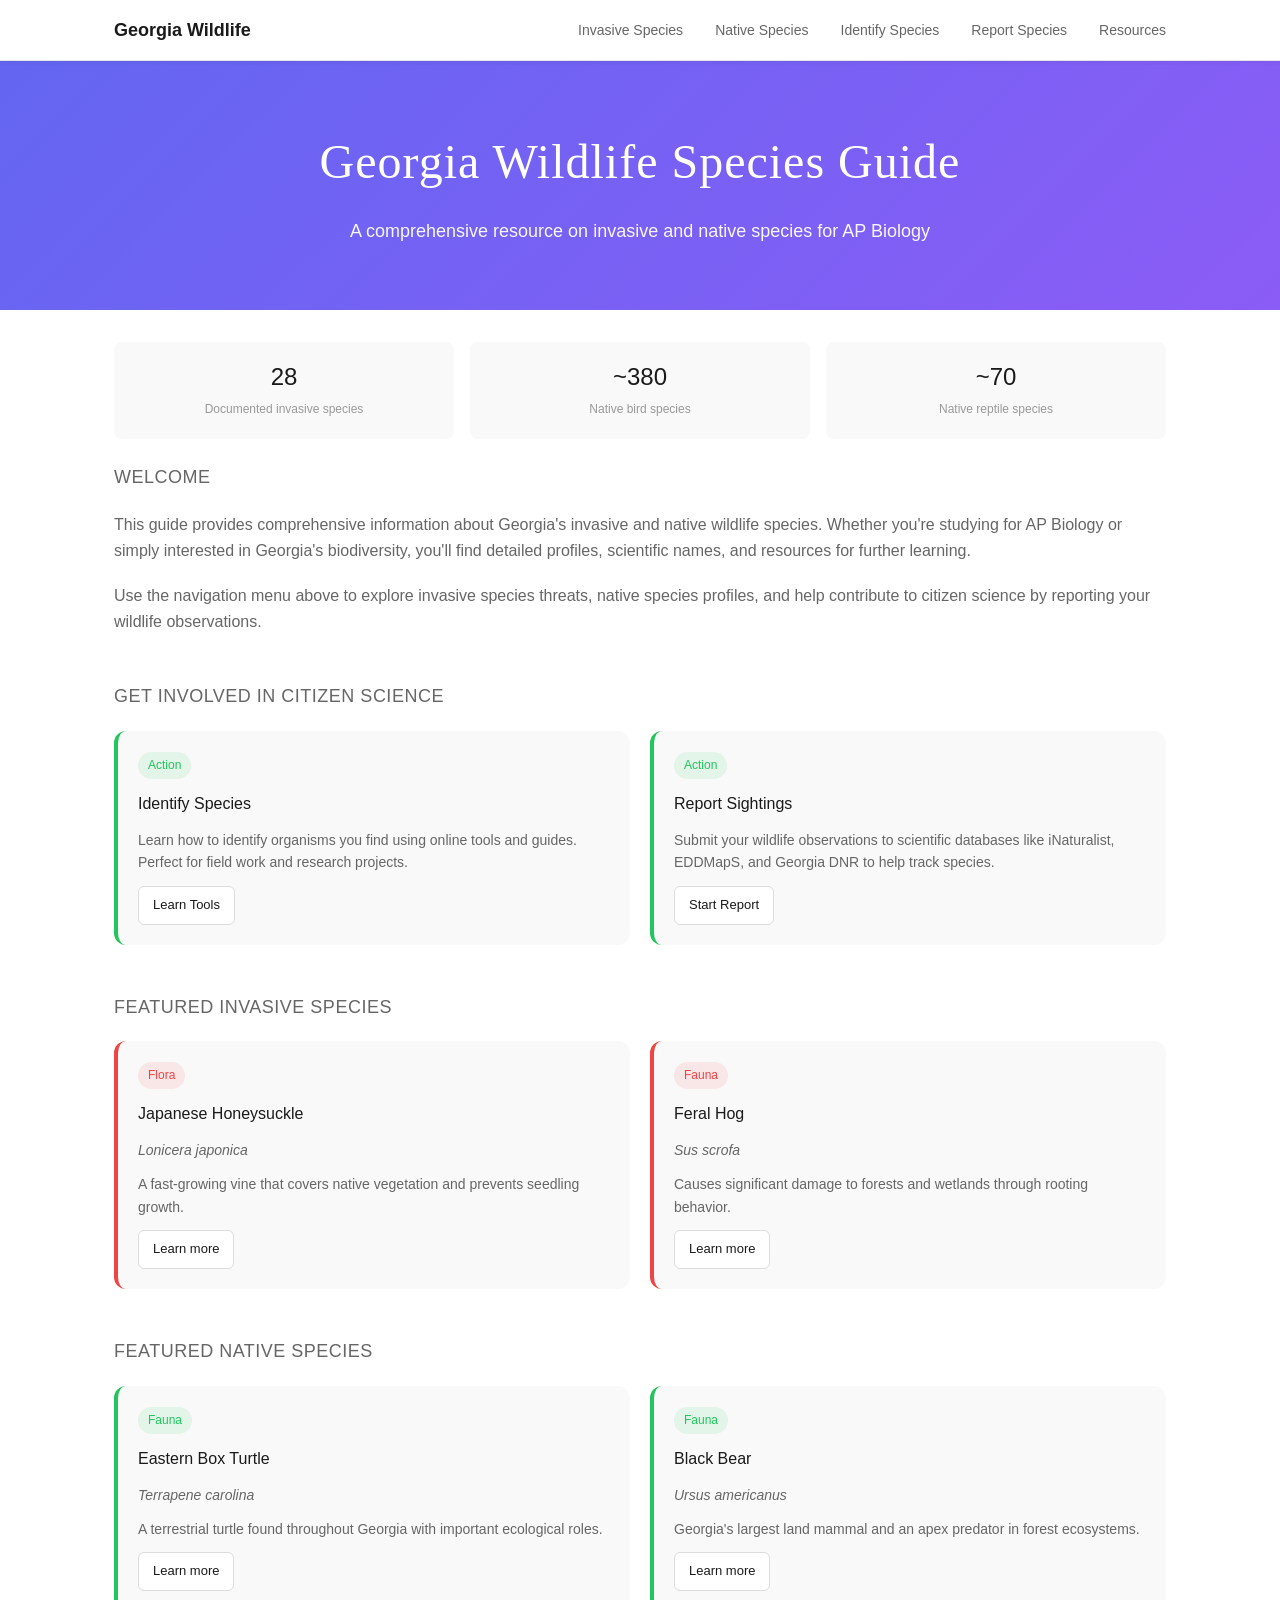
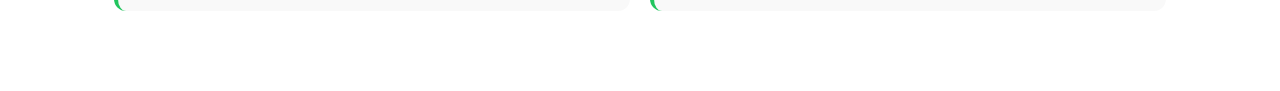
<file: index.html>
<!DOCTYPE html>
<html lang="en">
<head>
  <meta charset="UTF-8">
  <meta name="viewport" content="width=device-width, initial-scale=1.0">
  <title>Georgia Wildlife Species Guide</title>
  <link rel="stylesheet" href="styles.css">
</head>
<body>

<nav class="navbar">
  <div class="nav-container">
    <div class="nav-logo">
      <a href="index.html">Georgia Wildlife</a>
    </div>
    <ul class="nav-menu">
      <li><a href="invasive-species.html" class="nav-link">Invasive Species</a></li>
      <li><a href="native-species.html" class="nav-link">Native Species</a></li>
      <li><a href="identify-species.html" class="nav-link">Identify Species</a></li>
      <li><a href="report-species.html" class="nav-link">Report Species</a></li>
      <li><a href="resources.html" class="nav-link">Resources</a></li>
    </ul>
  </div>
</nav>

<div class="header">
  <h1>Georgia Wildlife Species Guide</h1>
  <p>A comprehensive resource on invasive and native species for AP Biology</p>
</div>

<div class="content">
  <div class="quick-stats">
    <div class="stat-box">
      <div class="stat-number">28</div>
      <div class="stat-label">Documented invasive species</div>
    </div>
    <div class="stat-box">
      <div class="stat-number">~380</div>
      <div class="stat-label">Native bird species</div>
    </div>
    <div class="stat-box">
      <div class="stat-number">~70</div>
      <div class="stat-label">Native reptile species</div>
    </div>
  </div>

  <div class="section">
    <h2>Welcome</h2>
    <p style="color: #666; margin-bottom: 20px;">
      This guide provides comprehensive information about Georgia's invasive and native wildlife species. 
      Whether you're studying for AP Biology or simply interested in Georgia's biodiversity, 
      you'll find detailed profiles, scientific names, and resources for further learning.
    </p>
    <p style="color: #666; margin-bottom: 20px;">
      Use the navigation menu above to explore invasive species threats, native species profiles, and help contribute to citizen science by reporting your wildlife observations.
    </p>
  </div>

  <div class="section">
    <h2>Get Involved in Citizen Science</h2>
    <div class="info-grid">
      <div class="info-card">
        <span class="badge">Action</span>
        <h3>Identify Species</h3>
        <p>Learn how to identify organisms you find using online tools and guides. Perfect for field work and research projects.</p>
        <div class="resource-links">
          <a class="resource-btn" href="identify-species.html">Learn Tools</a>
        </div>
      </div>

      <div class="info-card">
        <span class="badge">Action</span>
        <h3>Report Sightings</h3>
        <p>Submit your wildlife observations to scientific databases like iNaturalist, EDDMapS, and Georgia DNR to help track species.</p>
        <div class="resource-links">
          <a class="resource-btn" href="report-species.html">Start Report</a>
        </div>
      </div>
    </div>
  </div>

  <div class="section">
    <h2>Featured Invasive Species</h2>
    <div class="info-grid">
      <div class="info-card invasive">
        <span class="badge">Flora</span>
        <h3>Japanese Honeysuckle</h3>
        <p class="scientific">Lonicera japonica</p>
        <p>A fast-growing vine that covers native vegetation and prevents seedling growth.</p>
        <div class="resource-links">
          <a class="resource-btn" href="invasive-species.html">Learn more</a>
        </div>
      </div>

      <div class="info-card invasive">
        <span class="badge">Fauna</span>
        <h3>Feral Hog</h3>
        <p class="scientific">Sus scrofa</p>
        <p>Causes significant damage to forests and wetlands through rooting behavior.</p>
        <div class="resource-links">
          <a class="resource-btn" href="invasive-species.html">Learn more</a>
        </div>
      </div>
    </div>
  </div>

  <div class="section">
    <h2>Featured Native Species</h2>
    <div class="info-grid">
      <div class="info-card">
        <span class="badge">Fauna</span>
        <h3>Eastern Box Turtle</h3>
        <p class="scientific">Terrapene carolina</p>
        <p>A terrestrial turtle found throughout Georgia with important ecological roles.</p>
        <div class="resource-links">
          <a class="resource-btn" href="native-species.html">Learn more</a>
        </div>
      </div>

      <div class="info-card">
        <span class="badge">Fauna</span>
        <h3>Black Bear</h3>
        <p class="scientific">Ursus americanus</p>
        <p>Georgia's largest land mammal and an apex predator in forest ecosystems.</p>
        <div class="resource-links">
          <a class="resource-btn" href="native-species.html">Learn more</a>
        </div>
      </div>
    </div>
  </div>
</div>

</body>
</html>
</file>
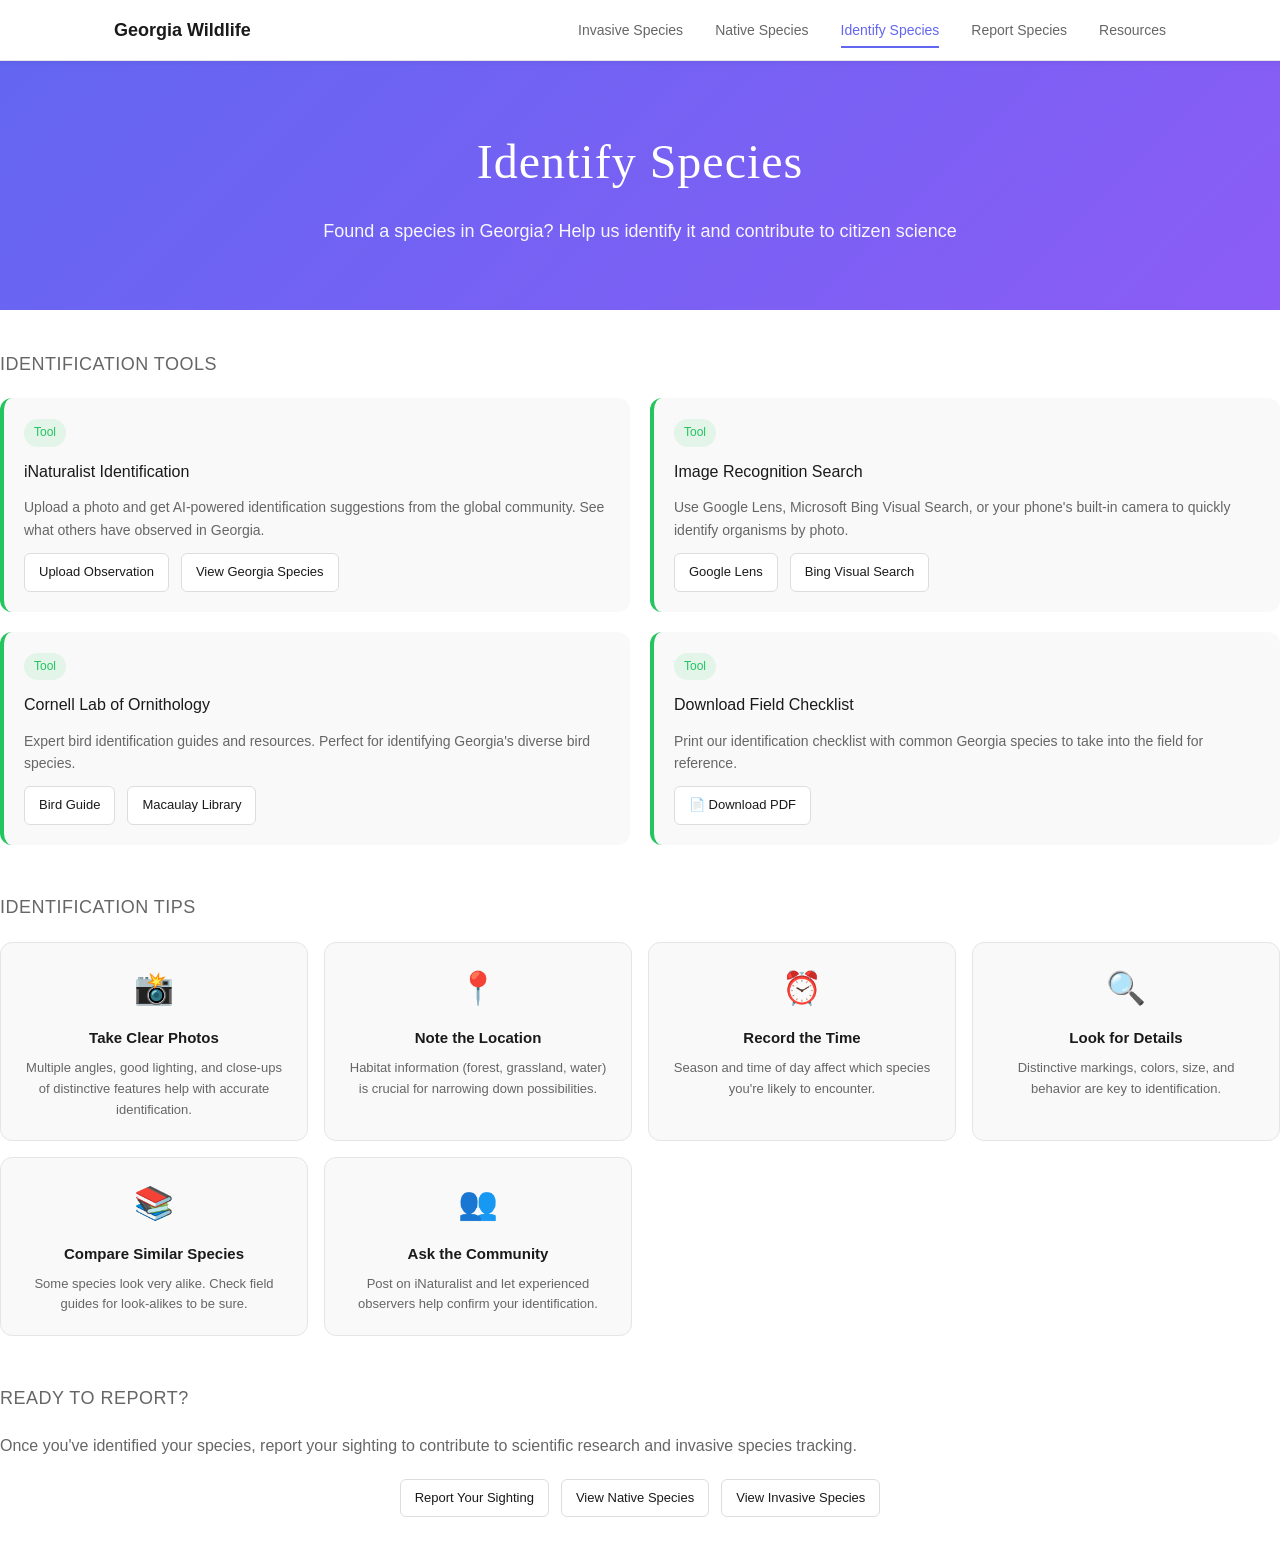
<file: identify-species.html>
<!DOCTYPE html>
<html lang="en">
<head>
  <meta charset="UTF-8">
  <meta name="viewport" content="width=device-width, initial-scale=1.0">
  <title>Identify Species - Georgia Wildlife Guide</title>
  <link rel="stylesheet" href="styles.css">
</head>
<body>

<nav class="navbar">
  <div class="nav-container">
    <div class="nav-logo">
      <a href="index.html">Georgia Wildlife</a>
    </div>
    <ul class="nav-menu">
      <li><a href="invasive-species.html" class="nav-link">Invasive Species</a></li>
      <li><a href="native-species.html" class="nav-link">Native Species</a></li>
      <li><a href="identify-species.html" class="nav-link active">Identify Species</a></li>
      <li><a href="report-species.html" class="nav-link">Report Species</a></li>
      <li><a href="resources.html" class="nav-link">Resources</a></li>
    </ul>
  </div>
</nav>

<div class="header">
  <h1>Identify Species</h1>
  <p>Found a species in Georgia? Help us identify it and contribute to citizen science</p>
</div>

<!-- <div class="content">
  <div class="section">
    <h2>Interactive Identification Quiz</h2>
    <p style="color: #666; margin-bottom: 20px;">
      Answer a few simple questions and we'll help you narrow down what species you found. This quiz uses arrows and emoji for quick, visual identification.
    </p>
    
    <div id="quiz-container" class="quiz-container"></div>
  </div> -->

  <div class="section" style="margin-top: 40px;">
    <h2>Identification Tools</h2>
    <div class="info-grid">
      <div class="info-card">
        <span class="badge">Tool</span>
        <h3>iNaturalist Identification</h3>
        <p>Upload a photo and get AI-powered identification suggestions from the global community. See what others have observed in Georgia.</p>
        <div class="resource-links">
          <a class="resource-btn" href="https://www.inaturalist.org/observations/new" target="_blank">Upload Observation</a>
          <a class="resource-btn" href="https://www.inaturalist.org/places/georgia" target="_blank">View Georgia Species</a>
        </div>
      </div>

      <div class="info-card">
        <span class="badge">Tool</span>
        <h3>Image Recognition Search</h3>
        <p>Use Google Lens, Microsoft Bing Visual Search, or your phone's built-in camera to quickly identify organisms by photo.</p>
        <div class="resource-links">
          <a class="resource-btn" href="https://lens.google.com/" target="_blank">Google Lens</a>
          <a class="resource-btn" href="https://www.bing.com/images/" target="_blank">Bing Visual Search</a>
        </div>
      </div>

      <div class="info-card">
        <span class="badge">Tool</span>
        <h3>Cornell Lab of Ornithology</h3>
        <p>Expert bird identification guides and resources. Perfect for identifying Georgia's diverse bird species.</p>
        <div class="resource-links">
          <a class="resource-btn" href="https://www.allaboutbirds.org/" target="_blank">Bird Guide</a>
          <a class="resource-btn" href="https://www.macaulaylibrary.org/" target="_blank">Macaulay Library</a>
        </div>
      </div>

      <div class="info-card">
        <span class="badge">Tool</span>
        <h3>Download Field Checklist</h3>
        <p>Print our identification checklist with common Georgia species to take into the field for reference.</p>
        <div class="resource-links">
          <a class="resource-btn" href="javascript:downloadIdentificationChecklist()" target="_blank">📄 Download PDF</a>
        </div>
      </div>
    </div>
  </div>

  <div class="section">
    <h2>Identification Tips</h2>
    <div class="tips-grid">
      <div class="tip-card">
        <div class="tip-icon">📸</div>
        <h3>Take Clear Photos</h3>
        <p>Multiple angles, good lighting, and close-ups of distinctive features help with accurate identification.</p>
      </div>
      <div class="tip-card">
        <div class="tip-icon">📍</div>
        <h3>Note the Location</h3>
        <p>Habitat information (forest, grassland, water) is crucial for narrowing down possibilities.</p>
      </div>
      <div class="tip-card">
        <div class="tip-icon">⏰</div>
        <h3>Record the Time</h3>
        <p>Season and time of day affect which species you're likely to encounter.</p>
      </div>
      <div class="tip-card">
        <div class="tip-icon">🔍</div>
        <h3>Look for Details</h3>
        <p>Distinctive markings, colors, size, and behavior are key to identification.</p>
      </div>
      <div class="tip-card">
        <div class="tip-icon">📚</div>
        <h3>Compare Similar Species</h3>
        <p>Some species look very alike. Check field guides for look-alikes to be sure.</p>
      </div>
      <div class="tip-card">
        <div class="tip-icon">👥</div>
        <h3>Ask the Community</h3>
        <p>Post on iNaturalist and let experienced observers help confirm your identification.</p>
      </div>
    </div>
  </div>

  <div class="section">
    <h2>Ready to Report?</h2>
    <p style="color: #666; margin-bottom: 20px;">
      Once you've identified your species, report your sighting to contribute to scientific research and invasive species tracking.
    </p>
    <div class="resource-links" style="justify-content: center;">
      <a class="resource-btn" href="report-species.html">Report Your Sighting</a>
      <a class="resource-btn" href="native-species.html">View Native Species</a>
      <a class="resource-btn" href="invasive-species.html">View Invasive Species</a>
    </div>
  </div>
</div>

<script src="js/pdf-generator.js"></script>
<script src="js/identification-quiz.js"></script>

</body>
</html>
</file>
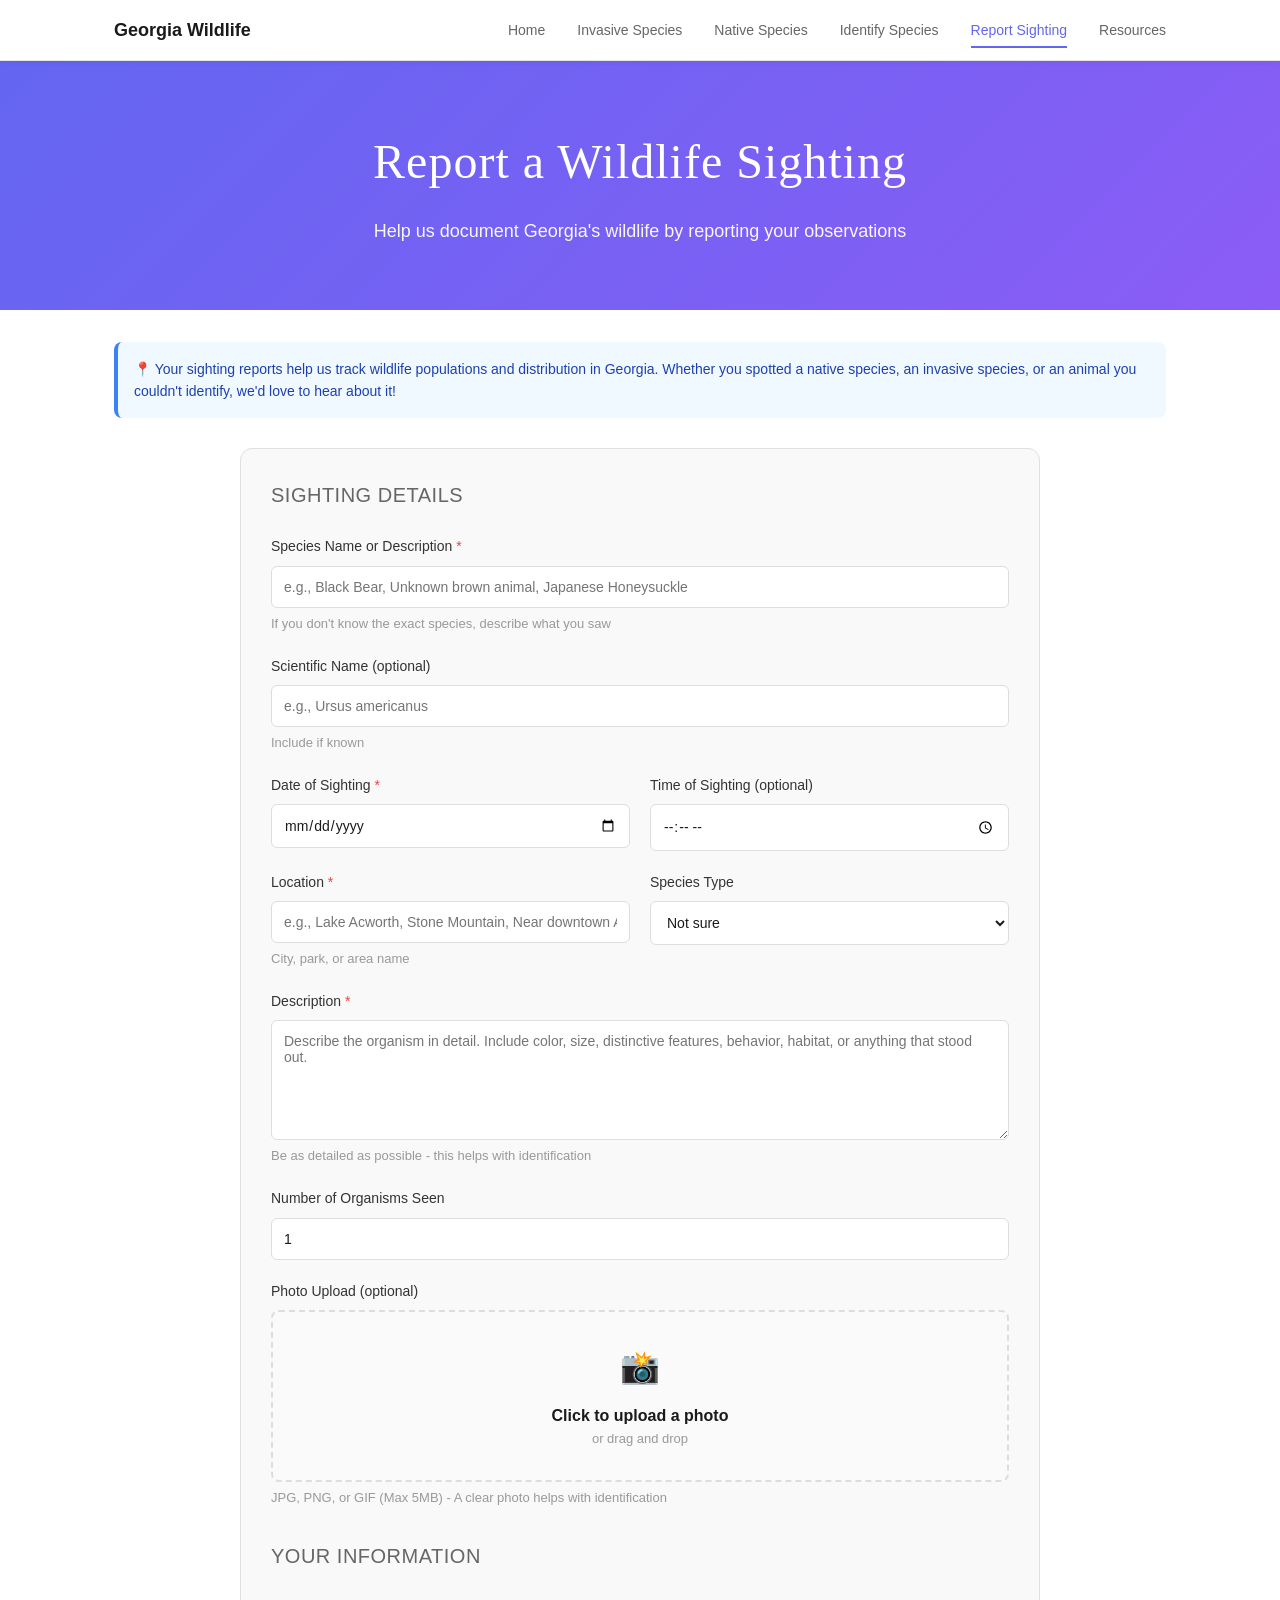
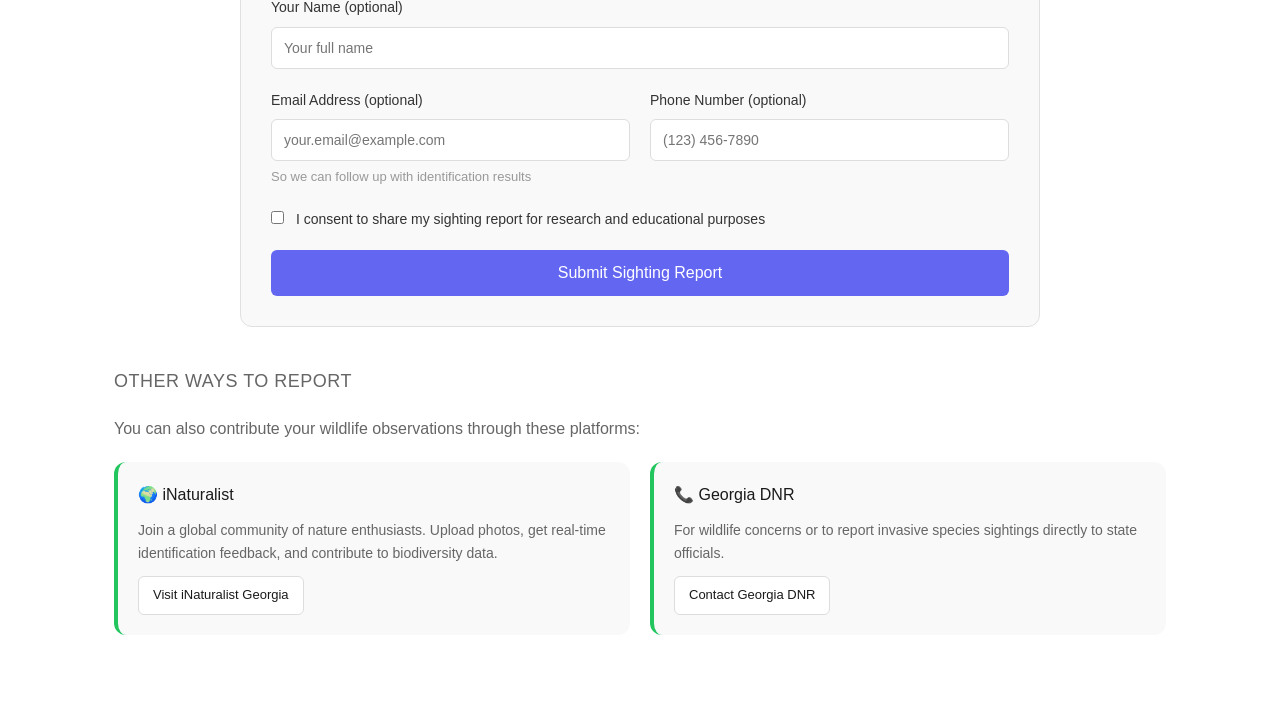
<file: report-sighting.html>
<html lang="en">
<head>
  <meta charset="UTF-8">
  <meta name="viewport" content="width=device-width, initial-scale=1.0">
  <title>Report a Sighting - Georgia Wildlife</title>
  <link rel="stylesheet" href="styles.css">
  <style>
    .form-section {
      background: #f9f9f9;
      padding: 30px;
      border-radius: 12px;
      max-width: 800px;
      margin: 0 auto 30px;
      border: 1px solid #e0e0e0;
    }

    @media (prefers-color-scheme: dark) {
      .form-section {
        background: #2a2a2a;
        border-color: #444;
      }
    }

    .form-group {
      margin-bottom: 20px;
    }

    .form-group label {
      display: block;
      font-weight: 500;
      margin-bottom: 8px;
      color: #333;
      font-size: 14px;
    }

    @media (prefers-color-scheme: dark) {
      .form-group label {
        color: #ddd;
      }
    }

    .form-group input,
    .form-group select,
    .form-group textarea {
      width: 100%;
      padding: 12px;
      border: 1px solid #ddd;
      border-radius: 6px;
      font-size: 14px;
      box-sizing: border-box;
      font-family: inherit;
    }

    @media (prefers-color-scheme: dark) {
      .form-group input,
      .form-group select,
      .form-group textarea {
        background: #3a3a3a;
        color: #ddd;
        border-color: #555;
      }
    }

    .form-group input:focus,
    .form-group select:focus,
    .form-group textarea:focus {
      outline: none;
      border-color: #6366f1;
      box-shadow: 0 0 0 3px rgba(99, 102, 241, 0.1);
    }

    .form-group textarea {
      resize: vertical;
      min-height: 120px;
    }

    .form-group small {
      display: block;
      margin-top: 6px;
      color: #999;
      font-size: 13px;
    }

    @media (prefers-color-scheme: dark) {
      .form-group small {
        color: #666;
      }
    }

    .required {
      color: #ef4444;
    }

    .form-row {
      display: grid;
      grid-template-columns: 1fr 1fr;
      gap: 20px;
    }

    @media (max-width: 600px) {
      .form-row {
        grid-template-columns: 1fr;
      }
    }

    .file-upload-area {
      border: 2px dashed #ddd;
      border-radius: 8px;
      padding: 30px;
      text-align: center;
      cursor: pointer;
      transition: all 0.3s;
      background: #fafafa;
    }

    @media (prefers-color-scheme: dark) {
      .file-upload-area {
        background: #1a1a1a;
        border-color: #555;
      }
    }

    .file-upload-area:hover {
      border-color: #6366f1;
      background: #f0f4ff;
    }

    @media (prefers-color-scheme: dark) {
      .file-upload-area:hover {
        background: #1f1f2e;
      }
    }

    .file-upload-area input[type="file"] {
      display: none;
    }

    .file-icon {
      font-size: 32px;
      margin-bottom: 10px;
    }

    .submit-button {
      background: #6366f1;
      color: white;
      padding: 14px 32px;
      border: none;
      border-radius: 6px;
      font-size: 16px;
      font-weight: 500;
      cursor: pointer;
      transition: background 0.3s;
      width: 100%;
    }

    .submit-button:hover {
      background: #4f46e5;
    }

    .submit-button:disabled {
      background: #9ca3af;
      cursor: not-allowed;
    }

    .success-message {
      background: #dcfce7;
      color: #166534;
      padding: 16px;
      border-radius: 8px;
      border-left: 4px solid #22c55e;
      margin-bottom: 20px;
      display: none;
    }

    @media (prefers-color-scheme: dark) {
      .success-message {
        background: #1a3a2a;
        color: #86efac;
      }
    }

    .error-message {
      background: #fee2e2;
      color: #991b1b;
      padding: 16px;
      border-radius: 8px;
      border-left: 4px solid #ef4444;
      margin-bottom: 20px;
      display: none;
    }

    @media (prefers-color-scheme: dark) {
      .error-message {
        background: #3a1f1f;
        color: #fca5a5;
      }
    }

    .info-box {
      background: #f0f9ff;
      padding: 16px;
      border-radius: 8px;
      border-left: 4px solid #3b82f6;
      margin-bottom: 30px;
    }

    @media (prefers-color-scheme: dark) {
      .info-box {
        background: #1e3a4c;
        border-color: #3b82f6;
      }
    }

    .info-box p {
      margin: 0;
      color: #1e40af;
      font-size: 14px;
    }

    @media (prefers-color-scheme: dark) {
      .info-box p {
        color: #93c5fd;
      }
    }
  </style>
</head>
<body>

<nav class="navbar">
  <div class="nav-container">
    <div class="nav-logo">
      <a href="index.html">Georgia Wildlife</a>
    </div>
    <ul class="nav-menu">
      <li><a href="index.html" class="nav-link">Home</a></li>
      <li><a href="invasive-species.html" class="nav-link">Invasive Species</a></li>
      <li><a href="native-species.html" class="nav-link">Native Species</a></li>
      <li><a href="identify-species.html" class="nav-link">Identify Species</a></li>
      <li><a href="report-sighting.html" class="nav-link active">Report Sighting</a></li>
      <li><a href="resources.html" class="nav-link">Resources</a></li>
    </ul>
  </div>
</nav>

<div class="header">
  <h1>Report a Wildlife Sighting</h1>
  <p>Help us document Georgia's wildlife by reporting your observations</p>
</div>

<div class="content">
  <div class="section">
    <div class="info-box">
      <p>📍 Your sighting reports help us track wildlife populations and distribution in Georgia. Whether you spotted a native species, an invasive species, or an animal you couldn't identify, we'd love to hear about it!</p>
    </div>

    <div class="success-message" id="successMessage">
      ✓ Thank you! Your sighting report has been submitted successfully. We appreciate your contribution to Georgia's wildlife documentation!
    </div>

    <div class="error-message" id="errorMessage">
      ⚠ There was an error submitting your report. Please try again or contact us directly.
    </div>

    <form class="form-section" id="sightingForm" onsubmit="handleSubmit(event)">
      
      <h2 style="margin-top: 0; margin-bottom: 24px; font-size: 20px;">Sighting Details</h2>

      <div class="form-group">
        <label for="speciesName">Species Name or Description <span class="required">*</span></label>
        <input type="text" id="speciesName" name="speciesName" placeholder="e.g., Black Bear, Unknown brown animal, Japanese Honeysuckle" required>
        <small>If you don't know the exact species, describe what you saw</small>
      </div>

      <div class="form-group">
        <label for="scientificName">Scientific Name (optional)</label>
        <input type="text" id="scientificName" name="scientificName" placeholder="e.g., Ursus americanus">
        <small>Include if known</small>
      </div>

      <div class="form-row">
        <div class="form-group">
          <label for="sightingDate">Date of Sighting <span class="required">*</span></label>
          <input type="date" id="sightingDate" name="sightingDate" required>
        </div>
        <div class="form-group">
          <label for="sightingTime">Time of Sighting (optional)</label>
          <input type="time" id="sightingTime" name="sightingTime">
        </div>
      </div>

      <div class="form-row">
        <div class="form-group">
          <label for="location">Location <span class="required">*</span></label>
          <input type="text" id="location" name="location" placeholder="e.g., Lake Acworth, Stone Mountain, Near downtown Atlanta" required>
          <small>City, park, or area name</small>
        </div>
        <div class="form-group">
          <label for="speciesType">Species Type</label>
          <select id="speciesType" name="speciesType">
            <option value="">Not sure</option>
            <option value="fauna">Fauna (Animal)</option>
            <option value="flora">Flora (Plant)</option>
            <option value="aquatic">Aquatic Species</option>
            <option value="insect">Insect</option>
            <option value="other">Other</option>
          </select>
        </div>
      </div>

      <div class="form-group">
        <label for="description">Description <span class="required">*</span></label>
        <textarea id="description" name="description" placeholder="Describe the organism in detail. Include color, size, distinctive features, behavior, habitat, or anything that stood out." required></textarea>
        <small>Be as detailed as possible - this helps with identification</small>
      </div>

      <div class="form-group">
        <label for="quantity">Number of Organisms Seen</label>
        <input type="number" id="quantity" name="quantity" min="1" value="1" placeholder="1">
      </div>

      <div class="form-group">
        <label for="photo">Photo Upload (optional)</label>
        <div class="file-upload-area" onclick="document.getElementById('photoInput').click()">
          <div class="file-icon">📸</div>
          <p><strong>Click to upload a photo</strong></p>
          <p style="color: #999; font-size: 13px; margin: 0;">or drag and drop</p>
          <input type="file" id="photoInput" name="photo" accept="image/*">
        </div>
        <small>JPG, PNG, or GIF (Max 5MB) - A clear photo helps with identification</small>
      </div>

      <h2 style="margin-top: 32px; margin-bottom: 24px; font-size: 20px;">Your Information</h2>

      <div class="form-group">
        <label for="name">Your Name (optional)</label>
        <input type="text" id="name" name="name" placeholder="Your full name">
      </div>

      <div class="form-row">
        <div class="form-group">
          <label for="email">Email Address (optional)</label>
          <input type="email" id="email" name="email" placeholder="your.email@example.com">
          <small>So we can follow up with identification results</small>
        </div>
        <div class="form-group">
          <label for="phone">Phone Number (optional)</label>
          <input type="tel" id="phone" name="phone" placeholder="(123) 456-7890">
        </div>
      </div>

      <div class="form-group">
        <label for="consent">
          <input type="checkbox" id="consent" name="consent" style="width: auto; margin-right: 8px;">
          I consent to share my sighting report for research and educational purposes
        </label>
      </div>

      <button type="submit" class="submit-button">Submit Sighting Report</button>
    </form>

    <div class="section" style="margin-top: 40px;">
      <h2>Other Ways to Report</h2>
      <p style="color: #666; margin-bottom: 20px;">
        You can also contribute your wildlife observations through these platforms:
      </p>
      <div class="info-grid">
        <div class="info-card">
          <h3>🌍 iNaturalist</h3>
          <p>Join a global community of nature enthusiasts. Upload photos, get real-time identification feedback, and contribute to biodiversity data.</p>
          <div class="resource-links">
            <a class="resource-btn" href="https://www.inaturalist.org/places/georgia" target="_blank">Visit iNaturalist Georgia</a>
          </div>
        </div>
        <div class="info-card">
          <h3>📞 Georgia DNR</h3>
          <p>For wildlife concerns or to report invasive species sightings directly to state officials.</p>
          <div class="resource-links">
            <a class="resource-btn" href="https://www.georgiawildlife.com/" target="_blank">Contact Georgia DNR</a>
          </div>
        </div>
      </div>
    </div>
  </div>
</div>

<script>
  // Pre-fill species name if passed via URL parameter
  const params = new URLSearchParams(window.location.search);
  if (params.has('species')) {
    document.getElementById('speciesName').value = params.get('species');
  }

  // File upload handling
  const fileUploadArea = document.querySelector('.file-upload-area');
  const fileInput = document.getElementById('photoInput');

  fileUploadArea.addEventListener('dragover', (e) => {
    e.preventDefault();
    fileUploadArea.style.borderColor = '#6366f1';
    fileUploadArea.style.background = '#f0f4ff';
  });

  fileUploadArea.addEventListener('dragleave', () => {
    fileUploadArea.style.borderColor = '#ddd';
    fileUploadArea.style.background = '#fafafa';
  });

  fileUploadArea.addEventListener('drop', (e) => {
    e.preventDefault();
    fileUploadArea.style.borderColor = '#ddd';
    fileUploadArea.style.background = '#fafafa';
    
    const files = e.dataTransfer.files;
    if (files.length > 0) {
      fileInput.files = files;
      updateFileUploadDisplay();
    }
  });

  fileInput.addEventListener('change', updateFileUploadDisplay);

  function updateFileUploadDisplay() {
    if (fileInput.files.length > 0) {
      const fileName = fileInput.files[0].name;
      fileUploadArea.innerHTML = `<div class="file-icon">✓</div><p><strong>${fileName}</strong></p><p style="color: #999; font-size: 13px; margin: 0;">Click to change file</p>`;
    }
  }

  // Form submission
  function handleSubmit(event) {
    event.preventDefault();

    // In a real application, this would send data to a server
    // For now, we'll simulate the submission with localStorage

    const formData = {
      speciesName: document.getElementById('speciesName').value,
      scientificName: document.getElementById('scientificName').value,
      sightingDate: document.getElementById('sightingDate').value,
      sightingTime: document.getElementById('sightingTime').value,
      location: document.getElementById('location').value,
      speciesType: document.getElementById('speciesType').value,
      description: document.getElementById('description').value,
      quantity: document.getElementById('quantity').value,
      name: document.getElementById('name').value,
      email: document.getElementById('email').value,
      phone: document.getElementById('phone').value,
      consent: document.getElementById('consent').checked,
      submittedAt: new Date().toISOString()
    };

    // Store in localStorage (for demo purposes)
    const reports = JSON.parse(localStorage.getItem('sightingReports') || '[]');
    reports.push(formData);
    localStorage.setItem('sightingReports', JSON.stringify(reports));

    // Show success message
    document.getElementById('successMessage').style.display = 'block';
    document.getElementById('errorMessage').style.display = 'none';
    
    // Scroll to success message
    document.getElementById('successMessage').scrollIntoView({ behavior: 'smooth' });

    // Reset form
    document.getElementById('sightingForm').reset();
    fileUploadArea.innerHTML = `<div class="file-icon">📸</div><p><strong>Click to upload a photo</strong></p><p style="color: #999; font-size: 13px; margin: 0;">or drag and drop</p>`;
    
    // Hide success message after 8 seconds
    setTimeout(() => {
      document.getElementById('successMessage').style.display = 'none';
    }, 8000);
  }
</script>

</body>
</html>
</file>
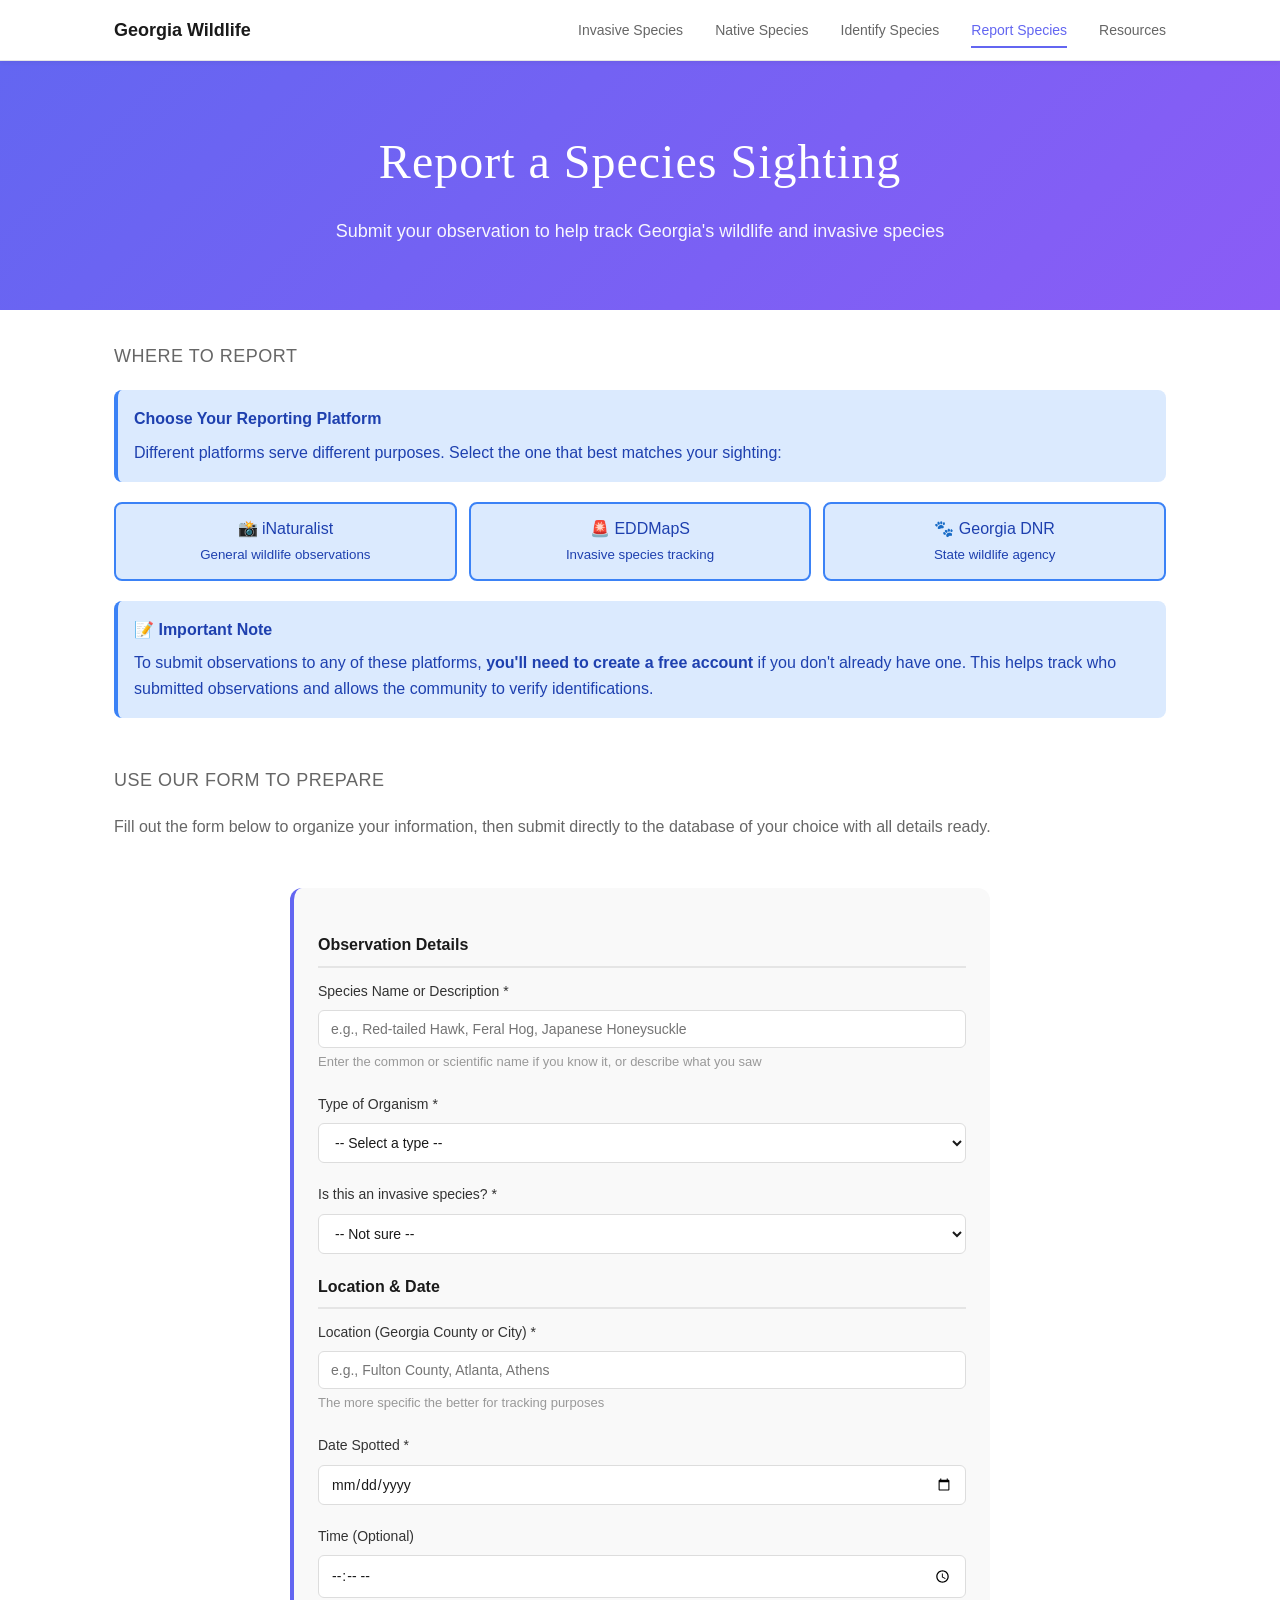
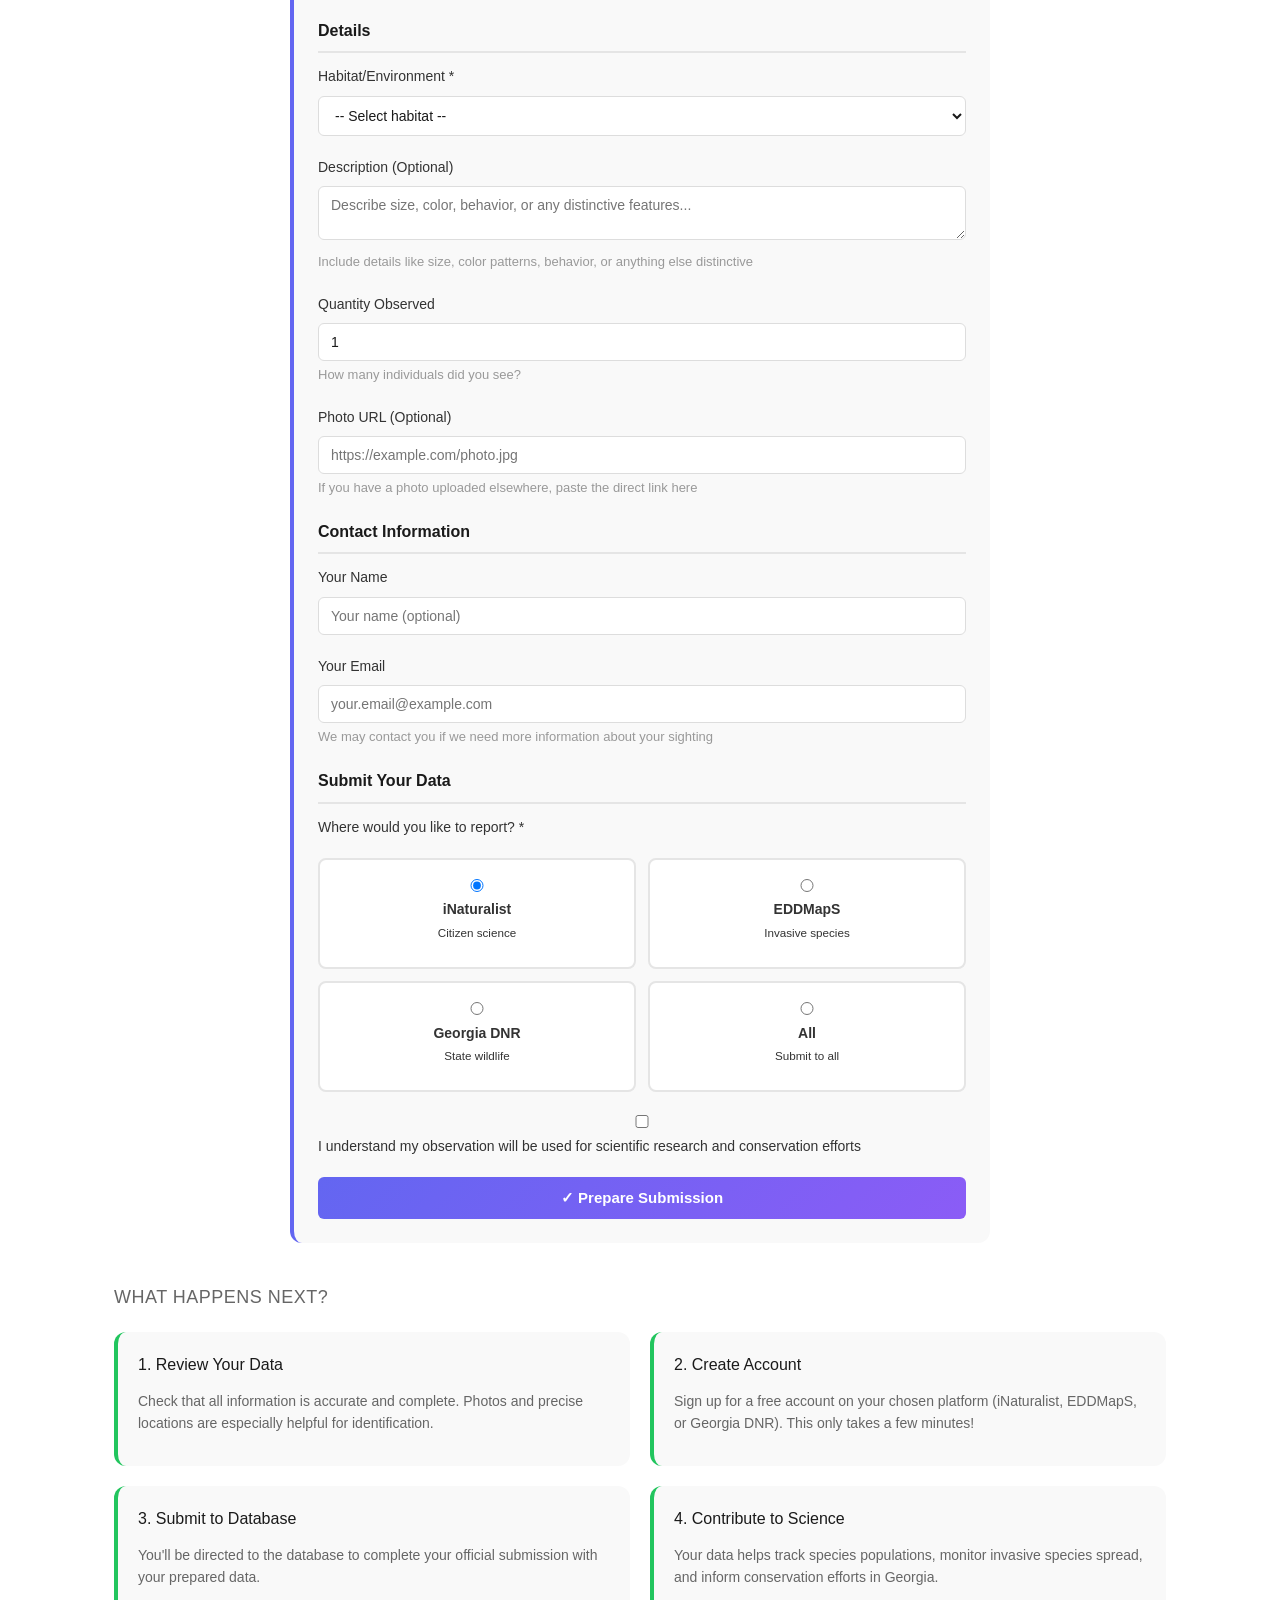
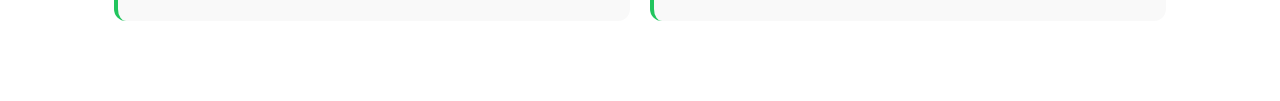
<file: report-species.html>
<!DOCTYPE html>
<html lang="en">
<head>
  <meta charset="UTF-8">
  <meta name="viewport" content="width=device-width, initial-scale=1.0">
  <title>Report Species - Georgia Wildlife Guide</title>
  <link rel="stylesheet" href="styles.css">
</head>
<body>

<nav class="navbar">
  <div class="nav-container">
    <div class="nav-logo">
      <a href="index.html">Georgia Wildlife</a>
    </div>
    <ul class="nav-menu">
      <li><a href="invasive-species.html" class="nav-link">Invasive Species</a></li>
      <li><a href="native-species.html" class="nav-link">Native Species</a></li>
      <li><a href="identify-species.html" class="nav-link">Identify Species</a></li>
      <li><a href="report-species.html" class="nav-link active">Report Species</a></li>
      <li><a href="resources.html" class="nav-link">Resources</a></li>
    </ul>
  </div>
</nav>

<div class="header">
  <h1>Report a Species Sighting</h1>
  <p>Submit your observation to help track Georgia's wildlife and invasive species</p>
</div>

<div class="content">
  <div class="section">
    <h2>Where to Report</h2>
    <div class="submission-guide">
      <h4>Choose Your Reporting Platform</h4>
      <p>Different platforms serve different purposes. Select the one that best matches your sighting:</p>
    </div>

    <div class="quick-submit">
      <a href="https://www.inaturalist.org/observations/new" target="_blank" class="quick-submit-btn">📸 iNaturalist<br><small>General wildlife observations</small></a>
      <a href="https://www.eddmaps.org/report/index.cfm" target="_blank" class="quick-submit-btn">🚨 EDDMapS<br><small>Invasive species tracking</small></a>
      <a href="https://www.georgiawildlife.com/" target="_blank" class="quick-submit-btn">🐾 Georgia DNR<br><small>State wildlife agency</small></a>
    </div>

    <div class="submission-guide">
      <h4>📝 Important Note</h4>
      <p>To submit observations to any of these platforms, <strong>you'll need to create a free account</strong> if you don't already have one. This helps track who submitted observations and allows the community to verify identifications.</p>
    </div>
  </div>

  <div class="section">
    <h2>Use Our Form to Prepare</h2>
    <p style="color: #666; margin-bottom: 20px;">
      Fill out the form below to organize your information, then submit directly to the database of your choice with all details ready.
    </p>
  </div>

  <div class="report-form">
    <form id="speciesForm">
      <div class="form-section-title">Observation Details</div>

      <div class="form-group">
        <label for="speciesName">Species Name or Description *</label>
        <input type="text" id="speciesName" name="speciesName" required placeholder="e.g., Red-tailed Hawk, Feral Hog, Japanese Honeysuckle">
        <div class="form-help">Enter the common or scientific name if you know it, or describe what you saw</div>
      </div>

      <div class="form-group">
        <label for="speciesType">Type of Organism *</label>
        <select id="speciesType" name="speciesType" required>
          <option value="">-- Select a type --</option>
          <option value="bird">Bird</option>
          <option value="mammal">Mammal</option>
          <option value="reptile">Reptile</option>
          <option value="amphibian">Amphibian</option>
          <option value="fish">Fish</option>
          <option value="insect">Insect/Spider</option>
          <option value="plant">Plant/Flora</option>
          <option value="other">Other</option>
        </select>
      </div>

      <div class="form-group">
        <label for="isInvasive">Is this an invasive species? *</label>
        <select id="isInvasive" name="isInvasive" required>
          <option value="">-- Not sure --</option>
          <option value="invasive">Yes, I think it's invasive</option>
          <option value="native">No, I think it's native</option>
          <option value="unsure">I'm not sure</option>
        </select>
      </div>

      <div class="form-section-title">Location & Date</div>

      <div class="form-group">
        <label for="location">Location (Georgia County or City) *</label>
        <input type="text" id="location" name="location" required placeholder="e.g., Fulton County, Atlanta, Athens">
        <div class="form-help">The more specific the better for tracking purposes</div>
      </div>

      <div class="form-group">
        <label for="date">Date Spotted *</label>
        <input type="date" id="date" name="date" required>
      </div>

      <div class="form-group">
        <label for="time">Time (Optional)</label>
        <input type="time" id="time" name="time">
      </div>

      <div class="form-section-title">Details</div>

      <div class="form-group">
        <label for="habitat">Habitat/Environment *</label>
        <select id="habitat" name="habitat" required>
          <option value="">-- Select habitat --</option>
          <option value="forest">Forest</option>
          <option value="grassland">Grassland/Field</option>
          <option value="wetland">Wetland/Marsh</option>
          <option value="water">Water/Aquatic</option>
          <option value="urban">Urban/Suburban</option>
          <option value="agricultural">Agricultural</option>
          <option value="other">Other</option>
        </select>
      </div>

      <div class="form-group">
        <label for="description">Description (Optional)</label>
        <textarea id="description" name="description" placeholder="Describe size, color, behavior, or any distinctive features..."></textarea>
        <div class="form-help">Include details like size, color patterns, behavior, or anything else distinctive</div>
      </div>

      <div class="form-group">
        <label for="quantity">Quantity Observed</label>
        <input type="number" id="quantity" name="quantity" min="1" placeholder="1" value="1">
        <div class="form-help">How many individuals did you see?</div>
      </div>

      <div class="form-group">
        <label for="photoUrl">Photo URL (Optional)</label>
        <input type="url" id="photoUrl" name="photoUrl" placeholder="https://example.com/photo.jpg">
        <div class="form-help">If you have a photo uploaded elsewhere, paste the direct link here</div>
      </div>

      <div class="form-section-title">Contact Information</div>

      <div class="form-group">
        <label for="name">Your Name</label>
        <input type="text" id="name" name="name" placeholder="Your name (optional)">
      </div>

      <div class="form-group">
        <label for="email">Your Email</label>
        <input type="email" id="email" name="email" placeholder="your.email@example.com">
        <div class="form-help">We may contact you if we need more information about your sighting</div>
      </div>

      <div class="form-section-title">Submit Your Data</div>

      <div class="form-group">
        <label>Where would you like to report? *</label>
        <div class="report-options">
          <div class="report-option">
            <label>
              <input type="radio" name="submitTo" value="inaturalist" checked>
              <strong>iNaturalist</strong><br>
              <small>Citizen science</small>
            </label>
          </div>
          <div class="report-option">
            <label>
              <input type="radio" name="submitTo" value="eddmaps">
              <strong>EDDMapS</strong><br>
              <small>Invasive species</small>
            </label>
          </div>
          <div class="report-option">
            <label>
              <input type="radio" name="submitTo" value="dnr">
              <strong>Georgia DNR</strong><br>
              <small>State wildlife</small>
            </label>
          </div>
          <div class="report-option">
            <label>
              <input type="radio" name="submitTo" value="multiple">
              <strong>All</strong><br>
              <small>Submit to all</small>
            </label>
          </div>
        </div>
      </div>

      <div class="form-group">
        <label>
          <input type="checkbox" name="consent" required>
          I understand my observation will be used for scientific research and conservation efforts
        </label>
      </div>

      <button type="submit" class="submit-btn">✓ Prepare Submission</button>
    </form>
  </div>

  <div class="section" style="margin-top: 40px;">
    <h2>What Happens Next?</h2>
    <div class="info-grid">
      <div class="info-card">
        <h3>1. Review Your Data</h3>
        <p>Check that all information is accurate and complete. Photos and precise locations are especially helpful for identification.</p>
      </div>
      <div class="info-card">
        <h3>2. Create Account</h3>
        <p>Sign up for a free account on your chosen platform (iNaturalist, EDDMapS, or Georgia DNR). This only takes a few minutes!</p>
      </div>
      <div class="info-card">
        <h3>3. Submit to Database</h3>
        <p>You'll be directed to the database to complete your official submission with your prepared data.</p>
      </div>
      <div class="info-card">
        <h3>4. Contribute to Science</h3>
        <p>Your data helps track species populations, monitor invasive species spread, and inform conservation efforts in Georgia.</p>
      </div>
    </div>
  </div>
</div>

<script>
  document.getElementById('speciesForm').addEventListener('submit', function(e) {
    e.preventDefault();
    
    // Collect form data
    const formData = new FormData(this);
    const data = Object.fromEntries(formData);
    
    // Determine which database(s) to use
    let redirectUrl = '';
    
    if (data.submitTo === 'inaturalist' || data.submitTo === 'multiple') {
      redirectUrl = buildRedirectUrl('inaturalist', data);
      window.open(redirectUrl, '_blank');
    }
    
    if (data.submitTo === 'eddmaps' || data.submitTo === 'multiple') {
      setTimeout(() => {
        window.open('https://www.eddmaps.org/report/index.cfm', '_blank');
      }, 500);
    }
    
    if (data.submitTo === 'dnr' || data.submitTo === 'multiple') {
      setTimeout(() => {
        window.open('https://www.georgiawildlife.com/', '_blank');
      }, 1000);
    }
    
    // Store in localStorage for future reference
    localStorage.setItem('lastSubmission', JSON.stringify(data));
    
    // Show confirmation
    alert(`Your submission details have been prepared!\n\nSpecies: ${data.speciesName}\nLocation: ${data.location}\nDate: ${data.date}\nType: ${data.speciesType}\n\nYou'll be directed to ${data.submitTo === 'multiple' ? 'the databases' : 'the database'} to complete your report.\n\nRemember: You'll need a free account to submit!`);
  });
  
  function buildRedirectUrl(platform, data) {
    if (platform === 'inaturalist') {
      const params = new URLSearchParams({
        place_id: '6745',
        taxon_name: data.speciesName,
        observed_on: data.date
      });
      return `https://www.inaturalist.org/observations/new?${params.toString()}`;
    }
    return '';
  }
</script>

</body>
</html>
</file>
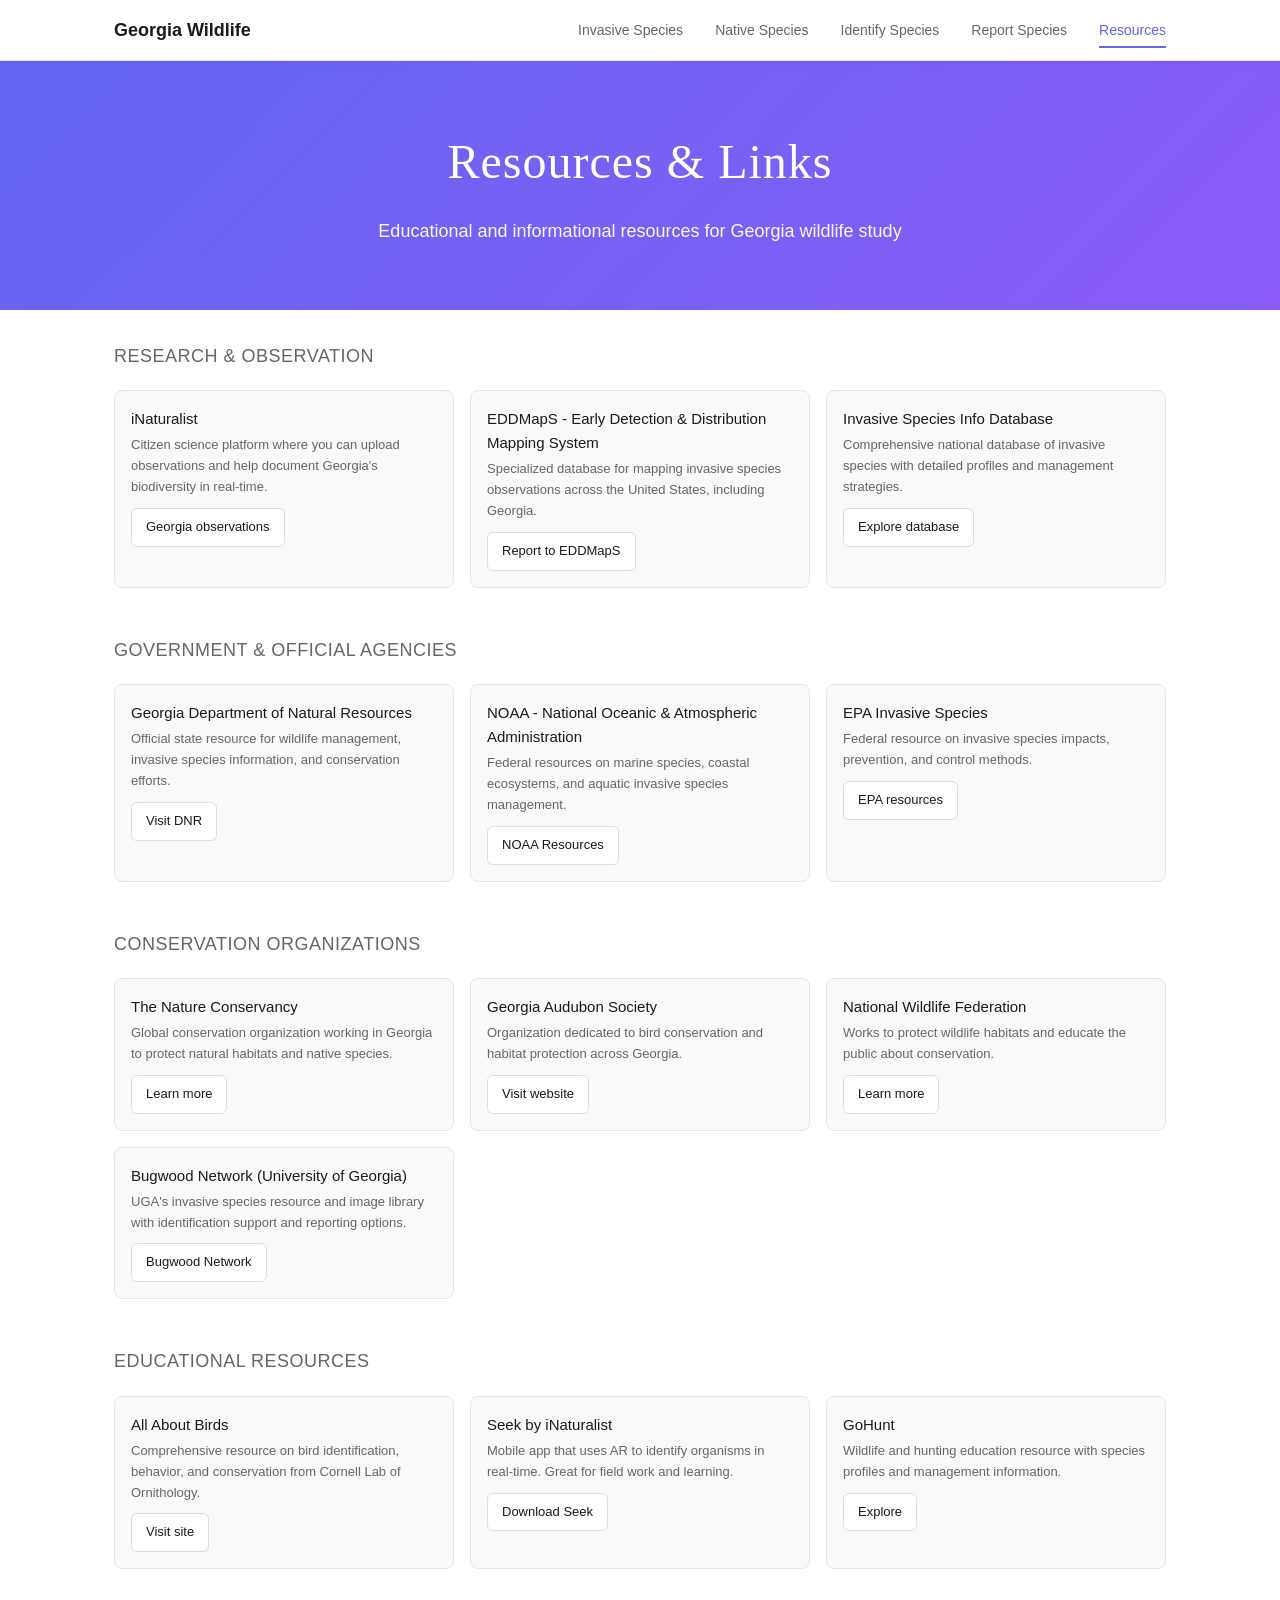
<file: resources.html>
<!DOCTYPE html>
<html lang="en">
<head>
  <meta charset="UTF-8">
  <meta name="viewport" content="width=device-width, initial-scale=1.0">
  <title>Resources - Georgia Wildlife Guide</title>
  <link rel="stylesheet" href="styles.css">
</head>
<body>

<nav class="navbar">
  <div class="nav-container">
    <div class="nav-logo">
      <a href="index.html">Georgia Wildlife</a>
    </div>
    <ul class="nav-menu">
      <li><a href="invasive-species.html" class="nav-link">Invasive Species</a></li>
      <li><a href="native-species.html" class="nav-link">Native Species</a></li>
      <li><a href="identify-species.html" class="nav-link">Identify Species</a></li>
      <li><a href="report-species.html" class="nav-link">Report Species</a></li>
      <li><a href="resources.html" class="nav-link active">Resources</a></li>
    </ul>
  </div>
</nav>

<div class="header">
  <h1>Resources & Links</h1>
  <p>Educational and informational resources for Georgia wildlife study</p>
</div>

<div class="content">
  <div class="section">
    <h2>Research & Observation</h2>
    <div class="species-list">
      <div class="species-item">
        <h4>iNaturalist</h4>
        <p>Citizen science platform where you can upload observations and help document Georgia's biodiversity in real-time.</p>
        <a class="resource-btn" href="https://www.inaturalist.org/places/georgia" target="_blank">Georgia observations</a>
      </div>
      <div class="species-item">
        <h4>EDDMapS - Early Detection & Distribution Mapping System</h4>
        <p>Specialized database for mapping invasive species observations across the United States, including Georgia.</p>
        <a class="resource-btn" href="https://www.eddmaps.org/" target="_blank">Report to EDDMapS</a>
      </div>
      <div class="species-item">
        <h4>Invasive Species Info Database</h4>
        <p>Comprehensive national database of invasive species with detailed profiles and management strategies.</p>
        <a class="resource-btn" href="https://www.invasivespeciesinfo.gov/" target="_blank">Explore database</a>
      </div>
    </div>
  </div>

  <div class="section">
    <h2>Government & Official Agencies</h2>
    <div class="species-list">
      <div class="species-item">
        <h4>Georgia Department of Natural Resources</h4>
        <p>Official state resource for wildlife management, invasive species information, and conservation efforts.</p>
        <a class="resource-btn" href="https://www.georgiawildlife.com/" target="_blank">Visit DNR</a>
      </div>
      <div class="species-item">
        <h4>NOAA - National Oceanic & Atmospheric Administration</h4>
        <p>Federal resources on marine species, coastal ecosystems, and aquatic invasive species management.</p>
        <a class="resource-btn" href="https://www.noaa.gov/" target="_blank">NOAA Resources</a>
      </div>
      <div class="species-item">
        <h4>EPA Invasive Species</h4>
        <p>Federal resource on invasive species impacts, prevention, and control methods.</p>
        <a class="resource-btn" href="https://www.epa.gov/invasive-species" target="_blank">EPA resources</a>
      </div>
    </div>
  </div>

  <div class="section">
    <h2>Conservation Organizations</h2>
    <div class="species-list">
      <div class="species-item">
        <h4>The Nature Conservancy</h4>
        <p>Global conservation organization working in Georgia to protect natural habitats and native species.</p>
        <a class="resource-btn" href="https://www.nature.org/en-us/get-involved/how-to-help/" target="_blank">Learn more</a>
      </div>
      <div class="species-item">
        <h4>Georgia Audubon Society</h4>
        <p>Organization dedicated to bird conservation and habitat protection across Georgia.</p>
        <a class="resource-btn" href="https://www.georgiaaudubon.org/" target="_blank">Visit website</a>
      </div>
      <div class="species-item">
        <h4>National Wildlife Federation</h4>
        <p>Works to protect wildlife habitats and educate the public about conservation.</p>
        <a class="resource-btn" href="https://www.nwf.org/" target="_blank">Learn more</a>
      </div>
      <div class="species-item">
        <h4>Bugwood Network (University of Georgia)</h4>
        <p>UGA's invasive species resource and image library with identification support and reporting options.</p>
        <a class="resource-btn" href="https://www.bugwood.org/" target="_blank">Bugwood Network</a>
      </div>
    </div>
  </div>

  <div class="section">
    <h2>Educational Resources</h2>
    <div class="species-list">
      <div class="species-item">
        <h4>All About Birds</h4>
        <p>Comprehensive resource on bird identification, behavior, and conservation from Cornell Lab of Ornithology.</p>
        <a class="resource-btn" href="https://www.allaboutbirds.org/" target="_blank">Visit site</a>
      </div>
      <div class="species-item">
        <h4>Seek by iNaturalist</h4>
        <p>Mobile app that uses AR to identify organisms in real-time. Great for field work and learning.</p>
        <a class="resource-btn" href="https://www.inaturalist.org/pages/seek_app" target="_blank">Download Seek</a>
      </div>
      <div class="species-item">
        <h4>GoHunt</h4>
        <p>Wildlife and hunting education resource with species profiles and management information.</p>
        <a class="resource-btn" href="https://www.gohunt.com/" target="_blank">Explore</a>
      </div>
    </div>
  </div>
</div>

</body>
</html>
</file>
<file: styles.css>
* {
  margin: 0;
  padding: 0;
  box-sizing: border-box;
}

body {
  font-family: -apple-system, BlinkMacSystemFont, 'Segoe UI', sans-serif;
  color: #1a1a1a;
  background: #fff;
  line-height: 1.6;
  padding-top: 60px;
}

@media (prefers-color-scheme: dark) {
  body {
    background: #1a1a1a;
    color: #f5f5f5;
  }
}

.navbar {
  position: fixed;
  top: 0;
  left: 0;
  right: 0;
  background: #fff;
  border-bottom: 1px solid #e5e5e5;
  z-index: 1000;
  box-shadow: 0 2px 4px rgba(0, 0, 0, 0.05);
}

@media (prefers-color-scheme: dark) {
  .navbar {
    background: #1a1a1a;
    border-bottom-color: #333;
  }
}

.nav-container {
  max-width: 1100px;
  margin: 0 auto;
  padding: 0 24px;
  display: flex;
  justify-content: space-between;
  align-items: center;
  height: 60px;
}

.nav-logo a {
  font-size: 18px;
  font-weight: 600;
  color: #1a1a1a;
  text-decoration: none;
}

@media (prefers-color-scheme: dark) {
  .nav-logo a {
    color: #f5f5f5;
  }
}

.nav-menu {
  display: flex;
  list-style: none;
  gap: 32px;
}

.nav-link {
  text-decoration: none;
  color: #666;
  font-size: 14px;
  font-weight: 500;
  transition: all 0.2s;
  padding-bottom: 8px;
  border-bottom: 2px solid transparent;
}

@media (prefers-color-scheme: dark) {
  .nav-link {
    color: #999;
  }
}

.nav-link:hover {
  color: #1a1a1a;
}

@media (prefers-color-scheme: dark) {
  .nav-link:hover {
    color: #f5f5f5;
  }
}

.nav-link.active {
  color: #6366f1;
  border-bottom-color: #6366f1;
}

.header {
  padding: 64px 24px;
  background: linear-gradient(135deg, #6366f1 0%, #8b5cf6 100%);
  color: white;
  text-align: center;
  margin-bottom: 32px;
}

.header h1 {
  font-family: 'Georgia', 'Garamond', serif;
  font-size: 48px;
  margin-bottom: 16px;
  font-weight: 400;
  letter-spacing: 1px;
}

.header p {
  font-size: 18px;
  opacity: 0.95;
}

@media (max-width: 768px) {
  .header {
    padding: 48px 24px;
  }
  
  .header h1 {
    font-size: 32px;
  }
  
  .header p {
    font-size: 16px;
  }
}

.content {
  max-width: 1100px;
  margin: 0 auto;
  padding: 0 24px 32px;
}

.section {
  margin-bottom: 48px;
}

.section h2 {
  font-size: 18px;
  font-weight: 500;
  margin-bottom: 20px;
  text-transform: uppercase;
  letter-spacing: 0.5px;
  color: #666;
}

@media (prefers-color-scheme: dark) {
  .section h2 {
    color: #999;
  }
}

.info-grid {
  display: grid;
  grid-template-columns: 1fr 1fr;
  gap: 20px;
  margin-bottom: 24px;
}

.info-card {
  background: #f9f9f9;
  padding: 20px;
  border-radius: 12px;
  border-left: 4px solid #22c55e;
}

@media (prefers-color-scheme: dark) {
  .info-card {
    background: #2a2a2a;
  }
}

.info-card.invasive {
  border-left-color: #ef4444;
}

.info-card h3 {
  font-size: 16px;
  margin-bottom: 12px;
  font-weight: 500;
}

.badge {
  display: inline-block;
  padding: 4px 10px;
  border-radius: 20px;
  font-size: 12px;
  margin-bottom: 12px;
  background: rgba(34, 197, 94, 0.1);
  color: #22c55e;
}

.invasive .badge {
  background: rgba(239, 68, 68, 0.1);
  color: #ef4444;
}

.info-card p {
  font-size: 14px;
  color: #666;
  margin-bottom: 12px;
}

@media (prefers-color-scheme: dark) {
  .info-card p {
    color: #999;
  }
}

.scientific {
  font-style: italic;
  font-size: 13px;
  color: #999;
  margin-bottom: 12px;
}

@media (prefers-color-scheme: dark) {
  .scientific {
    color: #666;
  }
}

.resource-links {
  display: flex;
  gap: 12px;
  flex-wrap: wrap;
}

.resource-btn {
  display: inline-block;
  padding: 8px 14px;
  background: #fff;
  border: 1px solid #ddd;
  border-radius: 6px;
  text-decoration: none;
  color: #1a1a1a;
  font-size: 13px;
  transition: all 0.2s;
  cursor: pointer;
}

@media (prefers-color-scheme: dark) {
  .resource-btn {
    background: #333;
    border-color: #555;
    color: #f5f5f5;
  }
}

.resource-btn:hover {
  background: #f0f0f0;
  border-color: #999;
}

@media (prefers-color-scheme: dark) {
  .resource-btn:hover {
    background: #444;
    border-color: #666;
  }
}

.species-list {
  display: grid;
  grid-template-columns: repeat(auto-fit, minmax(280px, 1fr));
  gap: 16px;
  margin-top: 20px;
}

.species-item {
  background: #f9f9f9;
  padding: 16px;
  border-radius: 8px;
  cursor: pointer;
  transition: all 0.2s;
  border: 1px solid #e5e5e5;
}

@media (prefers-color-scheme: dark) {
  .species-item {
    background: #2a2a2a;
    border-color: #333;
  }
}

.species-item:hover {
  border-color: #999;
  transform: translateY(-2px);
}

.species-item h4 {
  font-size: 15px;
  margin-bottom: 4px;
  font-weight: 500;
}

.species-item .scientific {
  margin-bottom: 10px;
}

.species-item p {
  font-size: 13px;
  color: #666;
  margin-bottom: 10px;
}

@media (prefers-color-scheme: dark) {
  .species-item p {
    color: #999;
  }
}

.quick-stats {
  display: grid;
  grid-template-columns: repeat(3, 1fr);
  gap: 16px;
  margin: 24px 0;
}

.stat-box {
  background: #f9f9f9;
  padding: 16px;
  border-radius: 8px;
  text-align: center;
}

@media (prefers-color-scheme: dark) {
  .stat-box {
    background: #2a2a2a;
  }
}

.stat-number {
  font-size: 24px;
  font-weight: 500;
  margin-bottom: 4px;
}

.stat-label {
  font-size: 13px;
  color: #666;
}

@media (prefers-color-scheme: dark) {
  .stat-label {
    color: #999;
  }
}

/* Identification & Reporting Styles */

.tips-grid {
  display: grid;
  grid-template-columns: repeat(auto-fit, minmax(250px, 1fr));
  gap: 16px;
  margin-bottom: 24px;
}

.tip-card {
  background: #f9f9f9;
  padding: 20px;
  border-radius: 12px;
  text-align: center;
  border: 1px solid #e5e5e5;
  transition: all 0.2s;
}

@media (prefers-color-scheme: dark) {
  .tip-card {
    background: #2a2a2a;
    border-color: #333;
  }
}

.tip-card:hover {
  transform: translateY(-4px);
  border-color: #6366f1;
  box-shadow: 0 4px 12px rgba(99, 102, 241, 0.1);
}

.tip-icon {
  font-size: 32px;
  margin-bottom: 12px;
}

.tip-card h3 {
  font-size: 15px;
  margin-bottom: 8px;
  font-weight: 600;
}

.tip-card p {
  font-size: 13px;
  color: #666;
}

@media (prefers-color-scheme: dark) {
  .tip-card p {
    color: #999;
  }
}

/* Reporting Options */

.reporting-options {
  display: grid;
  grid-template-columns: repeat(auto-fit, minmax(280px, 1fr));
  gap: 20px;
  margin-bottom: 32px;
}

.report-card {
  background: #f9f9f9;
  padding: 24px;
  border-radius: 12px;
  border: 1px solid #e5e5e5;
  transition: all 0.3s;
}

@media (prefers-color-scheme: dark) {
  .report-card {
    background: #2a2a2a;
    border-color: #333;
  }
}

.report-card:hover {
  transform: translateY(-4px);
  border-color: #6366f1;
  box-shadow: 0 8px 16px rgba(99, 102, 241, 0.15);
}

.report-header {
  margin-bottom: 16px;
}

.report-header h3 {
  font-size: 16px;
  margin-bottom: 4px;
  font-weight: 600;
}

.report-desc {
  font-size: 12px;
  color: #999;
  font-weight: 500;
}

.report-btn {
  display: inline-block;
  padding: 10px 16px;
  background: #6366f1;
  border: none;
  border-radius: 6px;
  text-decoration: none;
  color: white;
  font-size: 13px;
  font-weight: 500;
  transition: all 0.2s;
  cursor: pointer;
}

.report-btn:hover {
  background: #4f46e5;
  transform: translateX(2px);
}

/* Form Styles */

.species-form {
  background: #f9f9f9;
  padding: 28px;
  border-radius: 12px;
  max-width: 600px;
  margin: 0 auto;
}

@media (prefers-color-scheme: dark) {
  .species-form {
    background: #2a2a2a;
  }
}

.form-group {
  margin-bottom: 20px;
}

.form-row {
  display: grid;
  grid-template-columns: 1fr 1fr;
  gap: 16px;
}

@media (max-width: 600px) {
  .form-row {
    grid-template-columns: 1fr;
  }
}

.form-group label {
  display: block;
  margin-bottom: 8px;
  font-size: 14px;
  font-weight: 500;
  color: #333;
}

@media (prefers-color-scheme: dark) {
  .form-group label {
    color: #ddd;
  }
}

.form-group input,
.form-group select,
.form-group textarea {
  width: 100%;
  padding: 10px 12px;
  border: 1px solid #ddd;
  border-radius: 6px;
  font-size: 14px;
  font-family: inherit;
  background: white;
  color: #1a1a1a;
  transition: all 0.2s;
}

@media (prefers-color-scheme: dark) {
  .form-group input,
  .form-group select,
  .form-group textarea {
    background: #1a1a1a;
    border-color: #444;
    color: #f5f5f5;
  }
}

.form-group input:focus,
.form-group select:focus,
.form-group textarea:focus {
  outline: none;
  border-color: #6366f1;
  box-shadow: 0 0 0 3px rgba(99, 102, 241, 0.1);
}

.form-group textarea {
  resize: vertical;
  font-family: -apple-system, BlinkMacSystemFont, 'Segoe UI', sans-serif;
}

.form-group.checkbox {
  display: flex;
  align-items: flex-start;
  gap: 8px;
  margin-bottom: 20px;
}

.form-group.checkbox input {
  width: auto;
  margin-top: 4px;
}

.form-group.checkbox label {
  margin: 0;
  font-size: 13px;
}

.submit-btn {
  width: 100%;
  padding: 12px 20px;
  background: linear-gradient(135deg, #6366f1 0%, #8b5cf6 100%);
  border: none;
  border-radius: 6px;
  color: white;
  font-size: 15px;
  font-weight: 600;
  cursor: pointer;
  transition: all 0.3s;
}

.submit-btn:hover {
  transform: translateY(-2px);
  box-shadow: 0 4px 12px rgba(99, 102, 241, 0.4);
}

.submit-btn:active {
  transform: translateY(0);
}

/* Species Profile Styles */
.species-profile {
  background: #f9f9f9;
  padding: 32px;
  border-radius: 16px;
  margin-bottom: 32px;
}

@media (prefers-color-scheme: dark) {
  .species-profile {
    background: #2a2a2a;
  }
}

.profile-header {
  display: grid;
  grid-template-columns: 300px 1fr;
  gap: 32px;
  margin-bottom: 32px;
}

@media (max-width: 768px) {
  .profile-header {
    grid-template-columns: 1fr;
  }
}

.profile-image {
  width: 100%;
  max-height: 400px;
  object-fit: cover;
  border-radius: 12px;
}

.profile-info h2 {
  font-size: 28px;
  margin-bottom: 8px;
}

.profile-info .scientific {
  font-size: 16px;
  margin-bottom: 16px;
}

.profile-stats {
  display: grid;
  grid-template-columns: 1fr 1fr;
  gap: 12px;
  margin-bottom: 20px;
}

.stat {
  background: white;
  padding: 12px;
  border-radius: 8px;
  border-left: 3px solid #6366f1;
}

@media (prefers-color-scheme: dark) {
  .stat {
    background: #1a1a1a;
  }
}

.stat-label {
  font-size: 12px;
  color: #999;
  margin-bottom: 4px;
}

.stat-value {
  font-size: 16px;
  font-weight: 600;
}

.profile-buttons {
  display: flex;
  gap: 12px;
  margin-top: 20px;
  flex-wrap: wrap;
}

.download-pdf-btn {
  display: inline-flex;
  align-items: center;
  gap: 8px;
  padding: 10px 16px;
  background: #ef4444;
  color: white;
  border: none;
  border-radius: 6px;
  cursor: pointer;
  font-weight: 500;
  text-decoration: none;
  transition: all 0.2s;
}

.download-pdf-btn:hover {
  background: #dc2626;
}

.profile-details {
  display: grid;
  grid-template-columns: repeat(auto-fit, minmax(250px, 1fr));
  gap: 24px;
  margin-top: 32px;
}

.detail-section h3 {
  font-size: 16px;
  margin-bottom: 12px;
  font-weight: 600;
}

.detail-section p {
  font-size: 14px;
  color: #666;
  line-height: 1.6;
}

@media (prefers-color-scheme: dark) {
  .detail-section p {
    color: #999;
  }
}

/* Quiz Styles */
.quiz-container {
  max-width: 700px;
  margin: 0 auto;
  padding: 32px;
  background: #f9f9f9;
  border-radius: 16px;
}

@media (prefers-color-scheme: dark) {
  .quiz-container {
    background: #2a2a2a;
  }
}

.quiz-progress {
  margin-bottom: 24px;
}

.progress-bar {
  width: 100%;
  height: 6px;
  background: #e5e5e5;
  border-radius: 3px;
  overflow: hidden;
  margin-bottom: 8px;
}

@media (prefers-color-scheme: dark) {
  .progress-bar {
    background: #333;
  }
}

.progress-fill {
  height: 100%;
  background: linear-gradient(90deg, #6366f1 0%, #8b5cf6 100%);
  transition: width 0.3s ease;
}

.progress-text {
  font-size: 12px;
  color: #999;
}

.quiz-question {
  margin-bottom: 32px;
}

.quiz-question h3 {
  font-size: 18px;
  margin-bottom: 20px;
  font-weight: 500;
  color: #1a1a1a;
}

@media (prefers-color-scheme: dark) {
  .quiz-question h3 {
    color: #f5f5f5;
  }
}

.quiz-options {
  display: grid;
  grid-template-columns: 1fr 1fr;
  gap: 12px;
}

@media (max-width: 600px) {
  .quiz-options {
    grid-template-columns: 1fr;
  }
}

.quiz-option {
  padding: 16px;
  border: 2px solid #e5e5e5;
  border-radius: 8px;
  cursor: pointer;
  transition: all 0.2s;
  text-align: center;
  background: white;
  color: #1a1a1a;
}

@media (prefers-color-scheme: dark) {
  .quiz-option {
    background: #1a1a1a;
    border-color: #333;
    color: #f5f5f5;
  }
}

.quiz-option:hover {
  border-color: #6366f1;
  background: rgba(99, 102, 241, 0.05);
}

.quiz-option.selected {
  border-color: #6366f1;
  background: rgba(99, 102, 241, 0.1);
}

.quiz-option-arrow {
  font-size: 24px;
  margin-bottom: 8px;
}

.quiz-option-text {
  font-size: 16px;
  font-weight: 500;
}

.quiz-result {
  padding: 32px;
  background: #dbeafe;
  border: 3px solid #3b82f6;
  border-radius: 12px;
  text-align: center;
  margin-top: 32px;
}

@media (prefers-color-scheme: dark) {
  .quiz-result {
    background: #1e3a8a;
    border-color: #60a5fa;
  }
}

.quiz-result h3 {
  font-size: 20px;
  margin-bottom: 16px;
  color: #1e40af;
  font-weight: 600;
}

@media (prefers-color-scheme: dark) {
  .quiz-result h3 {
    color: #93c5fd;
  }
}

.quiz-result p {
  color: #1e40af;
  margin-bottom: 16px;
  font-weight: 500;
}

@media (prefers-color-scheme: dark) {
  .quiz-result p {
    color: #dbeafe;
  }
}

.quiz-result a,
.quiz-result button {
  color: white;
  background: #3b82f6;
}

/* Report Form Improvements */
.report-form {
  max-width: 700px;
  margin: 20px auto;
  background: #f9f9f9;
  padding: 24px;
  border-radius: 12px;
  border-left: 4px solid #6366f1;
}

@media (prefers-color-scheme: dark) {
  .report-form {
    background: #2a2a2a;
  }
}

.form-section-title {
  font-size: 16px;
  font-weight: 600;
  margin-top: 20px;
  margin-bottom: 12px;
  color: #1a1a1a;
  border-bottom: 2px solid #e5e5e5;
  padding-bottom: 8px;
}

@media (prefers-color-scheme: dark) {
  .form-section-title {
    color: #f5f5f5;
    border-bottom-color: #333;
  }
}

.report-options {
  display: grid;
  grid-template-columns: 1fr 1fr;
  gap: 12px;
  margin: 20px 0;
}

.report-option {
  padding: 16px;
  border: 2px solid #e5e5e5;
  border-radius: 8px;
  cursor: pointer;
  transition: all 0.2s;
  text-align: center;
  background: white;
  color: #1a1a1a;
}

@media (prefers-color-scheme: dark) {
  .report-option {
    background: #1a1a1a;
    border-color: #333;
    color: #f5f5f5;
  }
}

.report-option:hover {
  border-color: #6366f1;
  background: rgba(99, 102, 241, 0.05);
}

.report-option input[type="radio"] {
  margin-right: 8px;
}

.report-option label {
  cursor: pointer;
  display: block;
}

.form-help {
  font-size: 13px;
  color: #999;
  margin-top: 4px;
}

@media (prefers-color-scheme: dark) {
  .form-help {
    color: #666;
  }
}

.submission-guide {
  background: #dbeafe;
  border-left: 4px solid #3b82f6;
  padding: 16px;
  border-radius: 8px;
  margin-bottom: 20px;
  color: #1e40af;
}

@media (prefers-color-scheme: dark) {
  .submission-guide {
    background: #1e3a8a;
    border-left-color: #60a5fa;
    color: #dbeafe;
  }
}

.submission-guide h4 {
  margin-top: 0;
  margin-bottom: 8px;
  color: #1e40af;
  font-weight: 600;
}

@media (prefers-color-scheme: dark) {
  .submission-guide h4 {
    color: #93c5fd;
  }
}

.submission-guide p {
  color: #1e40af;
}

@media (prefers-color-scheme: dark) {
  .submission-guide p {
    color: #dbeafe;
  }
}

.quick-submit {
  display: grid;
  grid-template-columns: repeat(auto-fit, minmax(160px, 1fr));
  gap: 12px;
  margin: 20px 0;
}

.quick-submit-btn {
  padding: 12px;
  border: 2px solid #3b82f6;
  background: #dbeafe;
  border-radius: 8px;
  cursor: pointer;
  transition: all 0.2s;
  text-align: center;
  font-weight: 500;
  text-decoration: none;
  display: block;
  color: #1e40af;
}

@media (prefers-color-scheme: dark) {
  .quick-submit-btn {
    background: #1e3a8a;
    border-color: #60a5fa;
    color: #dbeafe;
  }
}

.quick-submit-btn:hover {
  border-color: #1e40af;
  background: #3b82f6;
  color: white;
  transform: translateY(-2px);
}

@media (prefers-color-scheme: dark) {
  .quick-submit-btn:hover {
    border-color: #93c5fd;
    background: #60a5fa;
    color: #1e3a8a;
  }
}

@media (max-width: 768px) {
  .info-grid {
    grid-template-columns: 1fr;
  }
  
  .quick-stats {
    grid-template-columns: 1fr;
  }
  
  .nav-menu {
    gap: 16px;
  }
  
  .nav-link {
    font-size: 12px;
  }

  .species-form {
    padding: 20px;
  }
}
</file>
